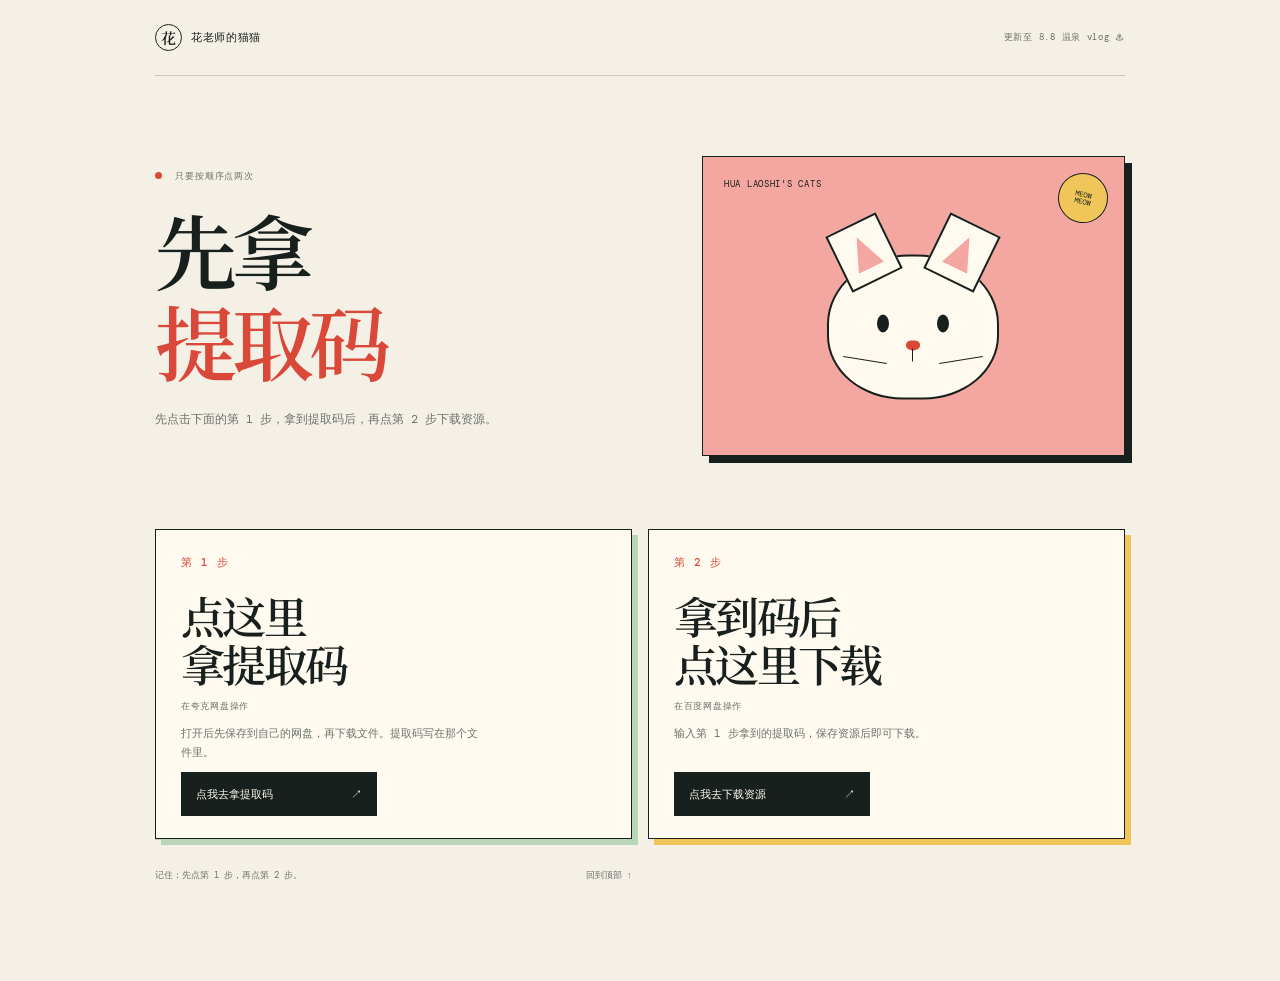
<file: index.html>
<!doctype html>
<html lang="zh-CN">
  <head>
    <meta charset="UTF-8" />
    <meta name="viewport" content="width=device-width, initial-scale=1.0" />
    <meta name="description" content="花老师的猫猫历年合集获取指引。" />
    <meta name="theme-color" content="#f5f0e6" />
    <title>花老师的猫猫 · 历年合集</title>
    <link rel="stylesheet" href="styles.css" />
  </head>
  <body>
    <main class="page-shell">
      <header class="site-header">
        <a class="brand" href="#top" aria-label="回到首页"><span>花</span> 花老师的猫猫</a>
        <p>更新至 8.8 温泉 vlog ♨</p>
      </header>

      <section class="content" id="top">
        <div class="intro">
          <p class="eyebrow"><i></i> 只要按顺序点两次</p>
          <h1>先拿<br /><em>提取码</em></h1>
          <p class="summary">先点击下面的第 1 步，拿到提取码后，再点第 2 步下载资源。</p>
        </div>

        <div class="cat-card" aria-label="可爱的猫猫插画" role="img">
          <p>HUA LAOSHI'S CATS</p>
          <div class="cat-face"><i class="ear left"></i><i class="ear right"></i><i class="eye left"></i><i class="eye right"></i><i class="nose"></i><i class="whisker left"></i><i class="whisker right"></i></div>
          <span>MEOW<br />MEOW</span>
        </div>

        <ol class="steps" aria-label="获取步骤">
          <li>
            <span class="step-number">第 1 步</span>
            <div><h2>点这里<br />拿提取码</h2><p class="step-label">在夸克网盘操作</p><p>打开后先保存到自己的网盘，再下载文件。提取码写在那个文件里。</p></div>
            <a href="https://pan.quark.cn/s/ff4dc68b2848" target="_blank" rel="noreferrer">点我去拿提取码 <b>↗</b></a>
          </li>
          <li>
            <span class="step-number">第 2 步</span>
            <div><h2>拿到码后<br />点这里下载</h2><p class="step-label">在百度网盘操作</p><p>输入第 1 步拿到的提取码，保存资源后即可下载。</p></div>
            <a href="https://pan.baidu.com/s/18JcF7WYa_XQJCOamHtRBWQ" target="_blank" rel="noreferrer">点我去下载资源 <b>↗</b></a>
          </li>
        </ol>

        

      <footer><span>记住：先点第 1 步，再点第 2 步。</span><a href="#top">回到顶部 ↑</a></footer>
    </main>
  </body>
</html>
</file>
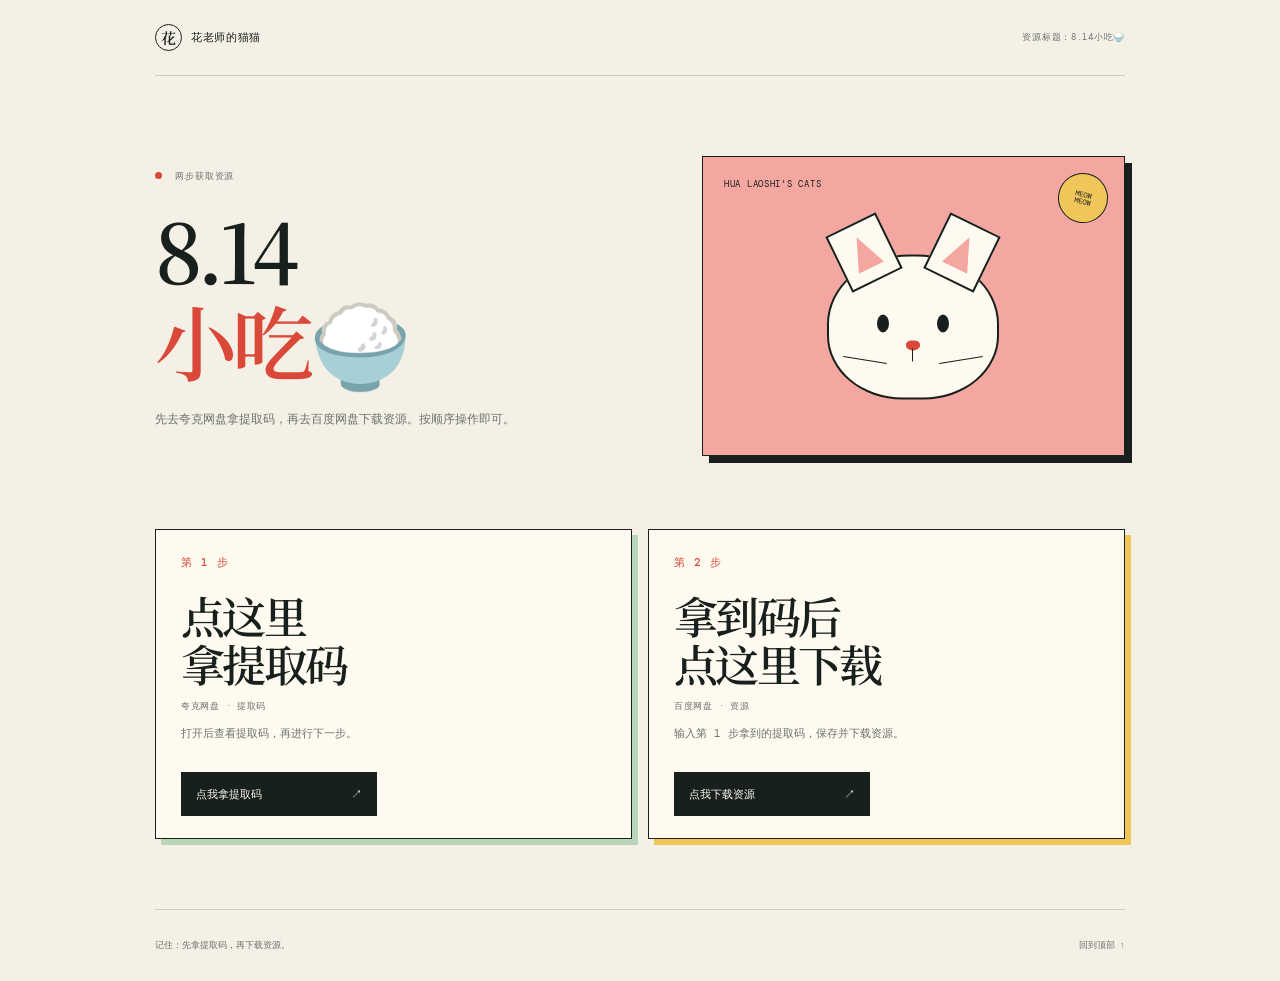
<file: 8-14-snack/index.html>
<!doctype html>
<html lang="zh-CN">
  <head>
    <meta charset="UTF-8" />
    <meta name="viewport" content="width=device-width, initial-scale=1.0" />
    <meta name="description" content="8.14小吃资源获取指引。" />
    <meta name="theme-color" content="#f5f0e6" />
    <title>8.14小吃🍚 · 获取指引</title>
    <link rel="stylesheet" href="../styles.css" />
  </head>
  <body>
    <main class="page-shell">
      <header class="site-header">
        <a class="brand" href="#top" aria-label="回到页面顶部"><span>花</span> 花老师的猫猫</a>
        <p>资源标题：8.14小吃🍚</p>
      </header>

      <section class="content" id="top">
        <div class="intro">
          <p class="eyebrow"><i></i> 两步获取资源</p>
          <h1>8.14<br /><em>小吃🍚</em></h1>
          <p class="summary">先去夸克网盘拿提取码，再去百度网盘下载资源。按顺序操作即可。</p>
        </div>

        <div class="cat-card" aria-label="可爱的猫猫插画" role="img">
          <p>HUA LAOSHI'S CATS</p>
          <div class="cat-face"><i class="ear left"></i><i class="ear right"></i><i class="eye left"></i><i class="eye right"></i><i class="nose"></i><i class="whisker left"></i><i class="whisker right"></i></div>
          <span>MEOW<br />MEOW</span>
        </div>

        <ol class="steps" aria-label="获取步骤">
          <li>
            <span class="step-number">第 1 步</span>
            <div><h2>点这里<br />拿提取码</h2><p class="step-label">夸克网盘 · 提取码</p><p>打开后查看提取码，再进行下一步。</p></div>
            <a href="https://pan.quark.cn/s/bbd03f51ab5d" target="_blank" rel="noreferrer">点我拿提取码 <b>↗</b></a>
          </li>
          <li>
            <span class="step-number">第 2 步</span>
            <div><h2>拿到码后<br />点这里下载</h2><p class="step-label">百度网盘 · 资源</p><p>输入第 1 步拿到的提取码，保存并下载资源。</p></div>
            <a href="https://pan.baidu.com/s/1OkiarOCuRWEvsXtsJom2xg" target="_blank" rel="noreferrer">点我下载资源 <b>↗</b></a>
          </li>
        </ol>
      </section>

      <footer><span>记住：先拿提取码，再下载资源。</span><a href="#top">回到顶部 ↑</a></footer>
    </main>
  </body>
</html>
</file>
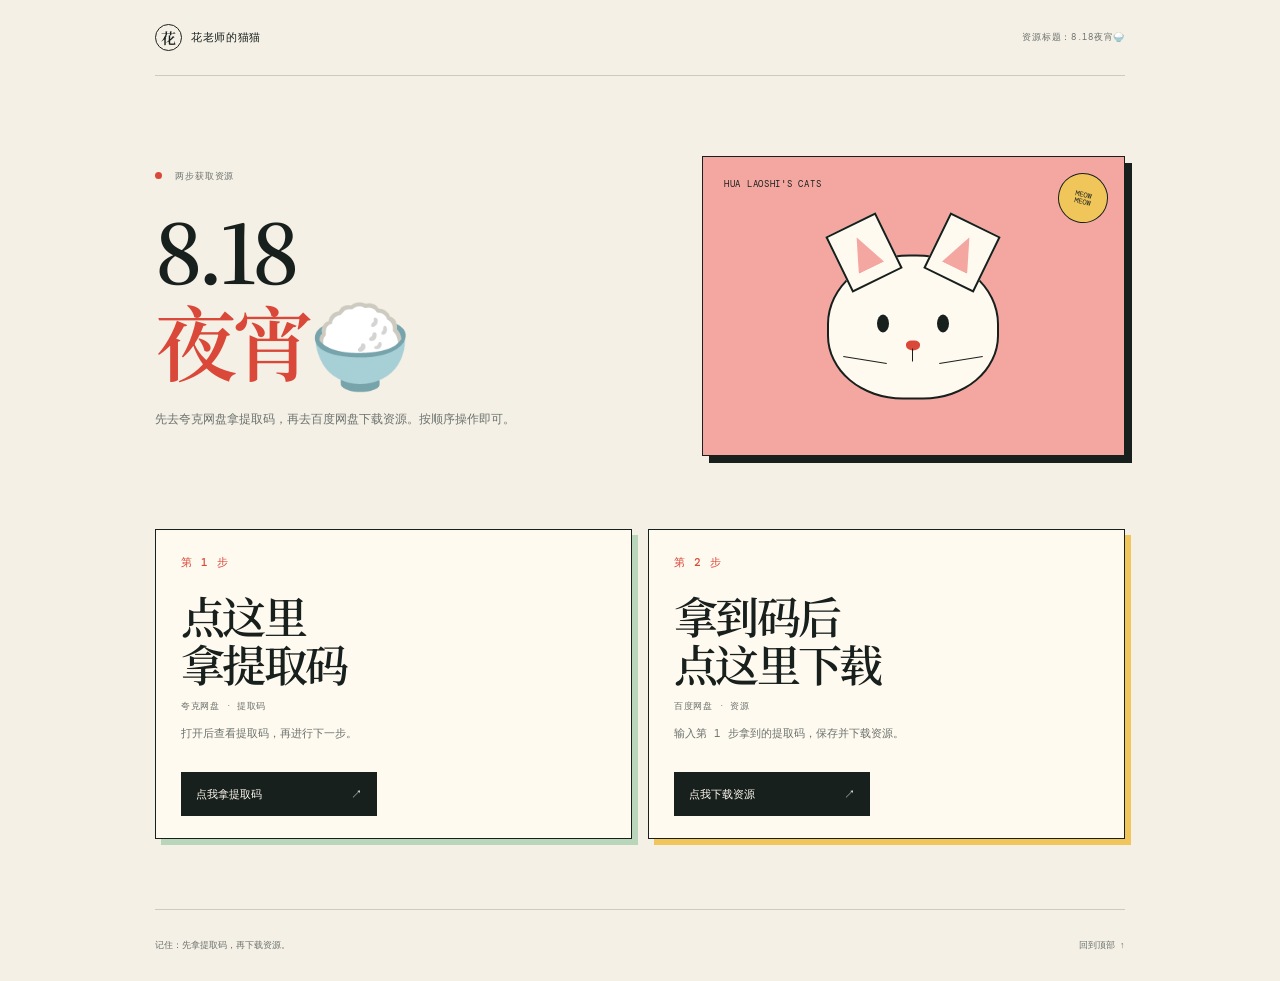
<file: 8-18-night-snack/index.html>
<!doctype html>
<html lang="zh-CN">
  <head>
    <meta charset="UTF-8" />
    <meta name="viewport" content="width=device-width, initial-scale=1.0" />
    <meta name="description" content="8.18夜宵资源获取指引。" />
    <meta name="theme-color" content="#f5f0e6" />
    <title>8.18夜宵🍚 · 获取指引</title>
    <link rel="stylesheet" href="../styles.css" />
  </head>
  <body>
    <main class="page-shell">
      <header class="site-header">
        <a class="brand" href="../" aria-label="回到首页"><span>花</span> 花老师的猫猫</a>
        <p>资源标题：8.18夜宵🍚</p>
      </header>

      <section class="content" id="top">
        <div class="intro">
          <p class="eyebrow"><i></i> 两步获取资源</p>
          <h1>8.18<br /><em>夜宵🍚</em></h1>
          <p class="summary">先去夸克网盘拿提取码，再去百度网盘下载资源。按顺序操作即可。</p>
        </div>

        <div class="cat-card" aria-label="可爱的猫猫插画" role="img">
          <p>HUA LAOSHI'S CATS</p>
          <div class="cat-face"><i class="ear left"></i><i class="ear right"></i><i class="eye left"></i><i class="eye right"></i><i class="nose"></i><i class="whisker left"></i><i class="whisker right"></i></div>
          <span>MEOW<br />MEOW</span>
        </div>

        <ol class="steps" aria-label="获取步骤">
          <li>
            <span class="step-number">第 1 步</span>
            <div><h2>点这里<br />拿提取码</h2><p class="step-label">夸克网盘 · 提取码</p><p>打开后查看提取码，再进行下一步。</p></div>
            <a href="https://pan.quark.cn/s/2377562c0be9" target="_blank" rel="noreferrer">点我拿提取码 <b>↗</b></a>
          </li>
          <li>
            <span class="step-number">第 2 步</span>
            <div><h2>拿到码后<br />点这里下载</h2><p class="step-label">百度网盘 · 资源</p><p>输入第 1 步拿到的提取码，保存并下载资源。</p></div>
            <a href="https://pan.baidu.com/s/1VpOG3P9x1FQ8vlE1JtyIug" target="_blank" rel="noreferrer">点我下载资源 <b>↗</b></a>
          </li>
        </ol>
      </section>

      <footer><span>记住：先拿提取码，再下载资源。</span><a href="#top">回到顶部 ↑</a></footer>
    </main>
  </body>
</html>
</file>
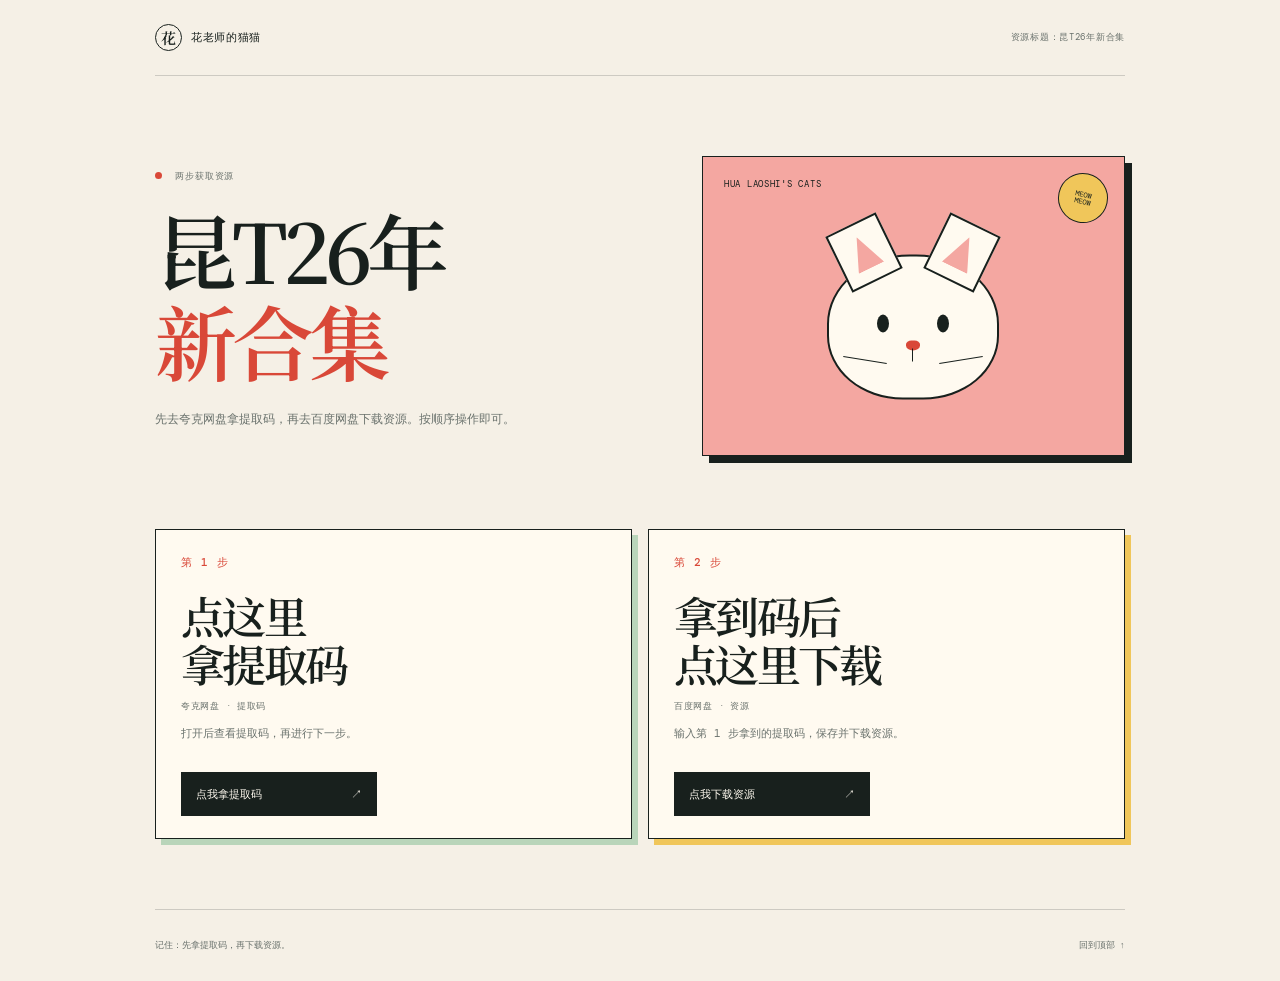
<file: kun-t26-new/index.html>
<!doctype html>
<html lang="zh-CN">
  <head>
    <meta charset="UTF-8" />
    <meta name="viewport" content="width=device-width, initial-scale=1.0" />
    <meta name="description" content="昆T26年新合集资源获取指引。" />
    <meta name="theme-color" content="#f5f0e6" />
    <title>昆T26年新合集 · 获取指引</title>
    <link rel="stylesheet" href="../styles.css" />
  </head>
  <body>
    <main class="page-shell">
      <header class="site-header">
        <a class="brand" href="../" aria-label="回到首页"><span>花</span> 花老师的猫猫</a>
        <p>资源标题：昆T26年新合集</p>
      </header>

      <section class="content" id="top">
        <div class="intro">
          <p class="eyebrow"><i></i> 两步获取资源</p>
          <h1>昆T26年<br /><em>新合集</em></h1>
          <p class="summary">先去夸克网盘拿提取码，再去百度网盘下载资源。按顺序操作即可。</p>
        </div>

        <div class="cat-card" aria-label="可爱的猫猫插画" role="img">
          <p>HUA LAOSHI'S CATS</p>
          <div class="cat-face"><i class="ear left"></i><i class="ear right"></i><i class="eye left"></i><i class="eye right"></i><i class="nose"></i><i class="whisker left"></i><i class="whisker right"></i></div>
          <span>MEOW<br />MEOW</span>
        </div>

        <ol class="steps" aria-label="获取步骤">
          <li>
            <span class="step-number">第 1 步</span>
            <div><h2>点这里<br />拿提取码</h2><p class="step-label">夸克网盘 · 提取码</p><p>打开后查看提取码，再进行下一步。</p></div>
            <a href="https://pan.quark.cn/s/77ed7bab887d" target="_blank" rel="noreferrer">点我拿提取码 <b>↗</b></a>
          </li>
          <li>
            <span class="step-number">第 2 步</span>
            <div><h2>拿到码后<br />点这里下载</h2><p class="step-label">百度网盘 · 资源</p><p>输入第 1 步拿到的提取码，保存并下载资源。</p></div>
            <a href="https://pan.baidu.com/s/1KZJcwcP9uDuMB561Uf0Rag" target="_blank" rel="noreferrer">点我下载资源 <b>↗</b></a>
          </li>
        </ol>
      </section>

      <footer><span>记住：先拿提取码，再下载资源。</span><a href="#top">回到顶部 ↑</a></footer>
    </main>
  </body>
</html>
</file>
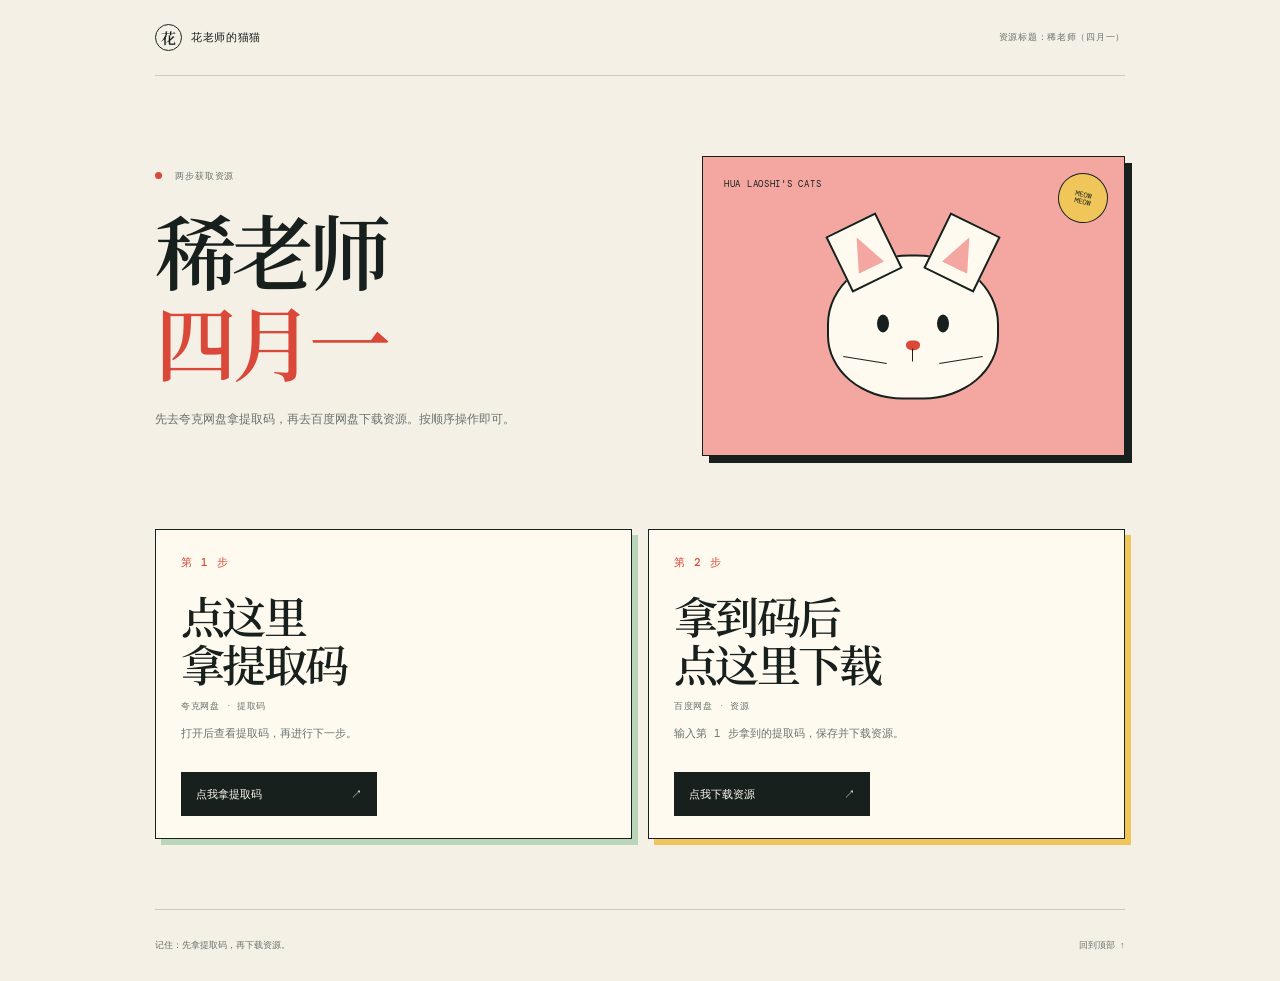
<file: xi-laoshi-april-one/index.html>
<!doctype html>
<html lang="zh-CN">
  <head>
    <meta charset="UTF-8" />
    <meta name="viewport" content="width=device-width, initial-scale=1.0" />
    <meta name="description" content="稀老师（四月一）资源获取指引。" />
    <meta name="theme-color" content="#f5f0e6" />
    <title>稀老师（四月一） · 获取指引</title>
    <link rel="stylesheet" href="../styles.css" />
  </head>
  <body>
    <main class="page-shell">
      <header class="site-header">
        <a class="brand" href="../" aria-label="回到首页"><span>花</span> 花老师的猫猫</a>
        <p>资源标题：稀老师（四月一）</p>
      </header>

      <section class="content" id="top">
        <div class="intro">
          <p class="eyebrow"><i></i> 两步获取资源</p>
          <h1>稀老师<br /><em>四月一</em></h1>
          <p class="summary">先去夸克网盘拿提取码，再去百度网盘下载资源。按顺序操作即可。</p>
        </div>

        <div class="cat-card" aria-label="可爱的猫猫插画" role="img">
          <p>HUA LAOSHI'S CATS</p>
          <div class="cat-face"><i class="ear left"></i><i class="ear right"></i><i class="eye left"></i><i class="eye right"></i><i class="nose"></i><i class="whisker left"></i><i class="whisker right"></i></div>
          <span>MEOW<br />MEOW</span>
        </div>

        <ol class="steps" aria-label="获取步骤">
          <li>
            <span class="step-number">第 1 步</span>
            <div><h2>点这里<br />拿提取码</h2><p class="step-label">夸克网盘 · 提取码</p><p>打开后查看提取码，再进行下一步。</p></div>
            <a href="https://pan.quark.cn/s/3b2f98c14ab5" target="_blank" rel="noreferrer">点我拿提取码 <b>↗</b></a>
          </li>
          <li>
            <span class="step-number">第 2 步</span>
            <div><h2>拿到码后<br />点这里下载</h2><p class="step-label">百度网盘 · 资源</p><p>输入第 1 步拿到的提取码，保存并下载资源。</p></div>
            <a href="https://pan.baidu.com/s/1h_dz__7YOzBa9NoJ04Z4wg" target="_blank" rel="noreferrer">点我下载资源 <b>↗</b></a>
          </li>
        </ol>
      </section>

      <footer><span>记住：先拿提取码，再下载资源。</span><a href="#top">回到顶部 ↑</a></footer>
    </main>
  </body>
</html>
</file>
<file: styles.css>
@import url('https://fonts.googleapis.com/css2?family=DM+Mono:wght@400;500&family=Noto+Serif+SC:wght@500;600;700&display=swap');

:root { --ink: #18201d; --paper: #f5f0e6; --cream: #fffaf0; --red: #d94838; --pink: #f4a7a1; --yellow: #f0c65a; --mint: #b9d5ba; --muted: #6a726d; --line: rgba(24, 32, 29, .18); --mono: 'DM Mono', Consolas, monospace; --serif: 'Noto Serif SC', 'Songti SC', serif; }
* { box-sizing: border-box; } html { scroll-behavior: smooth; } body { margin: 0; background: var(--paper); color: var(--ink); font: 13px/1.65 var(--mono); } a { color: inherit; text-decoration: none; }.page-shell { width: min(970px, calc(100% - 42px)); margin: auto; }.site-header { min-height: 76px; display: flex; justify-content: space-between; align-items: center; border-bottom: 1px solid var(--line); }.brand { font-size: 11px; letter-spacing: .06em; display: inline-flex; align-items: center; gap: 9px; }.brand span { width: 27px; height: 27px; display: grid; place-items: center; border: 1px solid var(--ink); border-radius: 50%; font: 600 15px var(--serif); }.site-header p { margin: 0; color: var(--muted); font-size: 9px; letter-spacing: .08em; }
.content { display: grid; grid-template-columns: 1.06fr .94fr; column-gap: 70px; padding: 80px 0 70px; }.intro { align-self: center; }.eyebrow { margin: 0 0 20px; color: var(--muted); font-size: 9px; letter-spacing: .1em; }.eyebrow i { display: inline-block; width: 7px; height: 7px; margin-right: 7px; border-radius: 50%; background: var(--red); } h1, h2, p { margin-top: 0; } h1, h2 { font-family: var(--serif); font-weight: 600; letter-spacing: -.06em; line-height: 1.1; } h1 { margin-bottom: 23px; font-size: clamp(50px, 7vw, 82px); } h1 em { color: var(--red); font-style: normal; }.summary { max-width: 360px; color: var(--muted); font-size: 12px; line-height: 1.9; }
.cat-card { position: relative; height: 300px; overflow: hidden; background: var(--pink); border: 1px solid var(--ink); box-shadow: 7px 7px 0 var(--ink); }.cat-card > p { position: absolute; top: 20px; left: 21px; margin: 0; font-size: 9px; letter-spacing: .08em; }.cat-card > span { position: absolute; top: 16px; right: 16px; width: 50px; height: 50px; display: grid; place-items: center; border-radius: 50%; border: 1px solid var(--ink); background: var(--yellow); font-size: 7px; line-height: 1.05; text-align: center; transform: rotate(12deg); }.cat-face { position: absolute; left: 50%; top: 57%; width: 172px; height: 145px; transform: translate(-50%, -50%); background: var(--cream); border: 2px solid var(--ink); border-radius: 48% 48% 44% 44%; }.ear { position: absolute; top: -35px; width: 56px; height: 62px; z-index: -1; background: var(--cream); border: 2px solid var(--ink); }.ear.left { left: 7px; transform: rotate(-26deg); }.ear.right { right: 7px; transform: rotate(26deg); }.ear::after { content: ''; position: absolute; inset: 12px; background: var(--pink); clip-path: polygon(50% 0, 100% 100%, 0 100%); }.eye { position: absolute; top: 58px; width: 12px; height: 18px; border-radius: 50%; background: var(--ink); }.eye.left { left: 48px; }.eye.right { right: 48px; }.nose { position: absolute; top: 84px; left: calc(50% - 7px); width: 14px; height: 10px; border-radius: 50% 50% 65% 65%; background: var(--red); }.nose::after { content: ''; position: absolute; top: 8px; left: 6px; width: 1px; height: 13px; background: var(--ink); }.whisker { position: absolute; top: 103px; width: 44px; height: 1px; background: var(--ink); }.whisker.left { left: 14px; transform: rotate(9deg); }.whisker.right { right: 14px; transform: rotate(-9deg); }
.steps { grid-column: 1 / -1; margin: 73px 0 0; padding: 0; list-style: none; display: grid; grid-template-columns: 1fr 1fr; gap: 16px; }.steps li { position: relative; min-height: 310px; padding: 25px 25px 75px; background: var(--cream); border: 1px solid var(--ink); }.steps li:first-child { box-shadow: 6px 6px 0 var(--mint); }.steps li:last-child { box-shadow: 6px 6px 0 var(--yellow); }.step-number { display: block; margin-bottom: 21px; color: var(--red); font: 500 11px var(--mono); letter-spacing: .08em; }.step-label { margin: 11px 0 10px; color: var(--muted); font-size: 9px; letter-spacing: .08em; }.steps h2 { margin: 0; font-size: clamp(34px, 3.5vw, 44px); }.steps p:not(.step-label) { max-width: 300px; margin-bottom: 0; color: var(--muted); font-size: 11px; line-height: 1.75; }.steps a { position: absolute; left: 25px; bottom: 22px; padding: 13px 15px; min-width: 196px; display: flex; justify-content: space-between; gap: 27px; color: var(--cream); background: var(--ink); font-size: 11px; transition: transform .2s ease, background .2s ease; }.steps a:hover { background: var(--red); transform: translateY(-2px); }.steps b { font-weight: 400; } footer { min-height: 72px; display: flex; align-items: center; justify-content: space-between; color: var(--muted); border-top: 1px solid var(--line); font-size: 9px; }.site-header + .content { min-height: calc(100vh - 148px); }
.archive-panel { grid-column: 1 / -1; margin-top: 68px; padding-top: 33px; border-top: 1px solid var(--line); }.archive-heading { display: flex; align-items: baseline; justify-content: space-between; margin-bottom: 18px; }.archive-heading .eyebrow { margin: 0; }.archive-heading h2 { margin: 0; font-size: 25px; }.archive-entry { display: grid; grid-template-columns: 105px 1fr auto; align-items: center; gap: 24px; padding: 22px 25px; background: var(--cream); border: 1px solid var(--ink); box-shadow: 5px 5px 0 var(--mint); transition: transform .2s ease, background .2s ease; }.archive-entry:hover { transform: translateY(-3px); background: #fffdf7; }.archive-date { color: var(--red); font: 600 20px var(--serif); }.archive-info { display: flex; flex-direction: column; gap: 3px; }.archive-info strong { font: 600 23px var(--serif); letter-spacing: -.04em; }.archive-info small { color: var(--muted); font-size: 10px; }.archive-arrow { font-size: 10px; white-space: nowrap; }
.archive-entry + .archive-entry { margin-top: 14px; box-shadow: 5px 5px 0 var(--yellow); }
@media (max-width: 700px) { .page-shell { width: min(100% - 32px, 560px); }.site-header { min-height: 68px; }.site-header p { display: none; }.content { display: block; padding: 60px 0 62px; }.cat-card { margin-top: 52px; height: min(300px, 82vw); }.steps { grid-template-columns: 1fr; margin-top: 57px; }.steps li { min-height: 270px; }.steps h2 { font-size: 37px; }.archive-panel { margin-top: 54px; }.archive-heading { align-items: flex-start; flex-direction: column; gap: 6px; }.archive-heading h2 { font-size: 23px; }.archive-entry { grid-template-columns: 66px 1fr; gap: 14px; padding: 18px 16px; }.archive-info strong { font-size: 21px; }.archive-arrow { grid-column: 2; font-size: 10px; } footer { min-height: 92px; flex-direction: column; align-items: flex-start; justify-content: center; gap: 7px; } }
</file>
